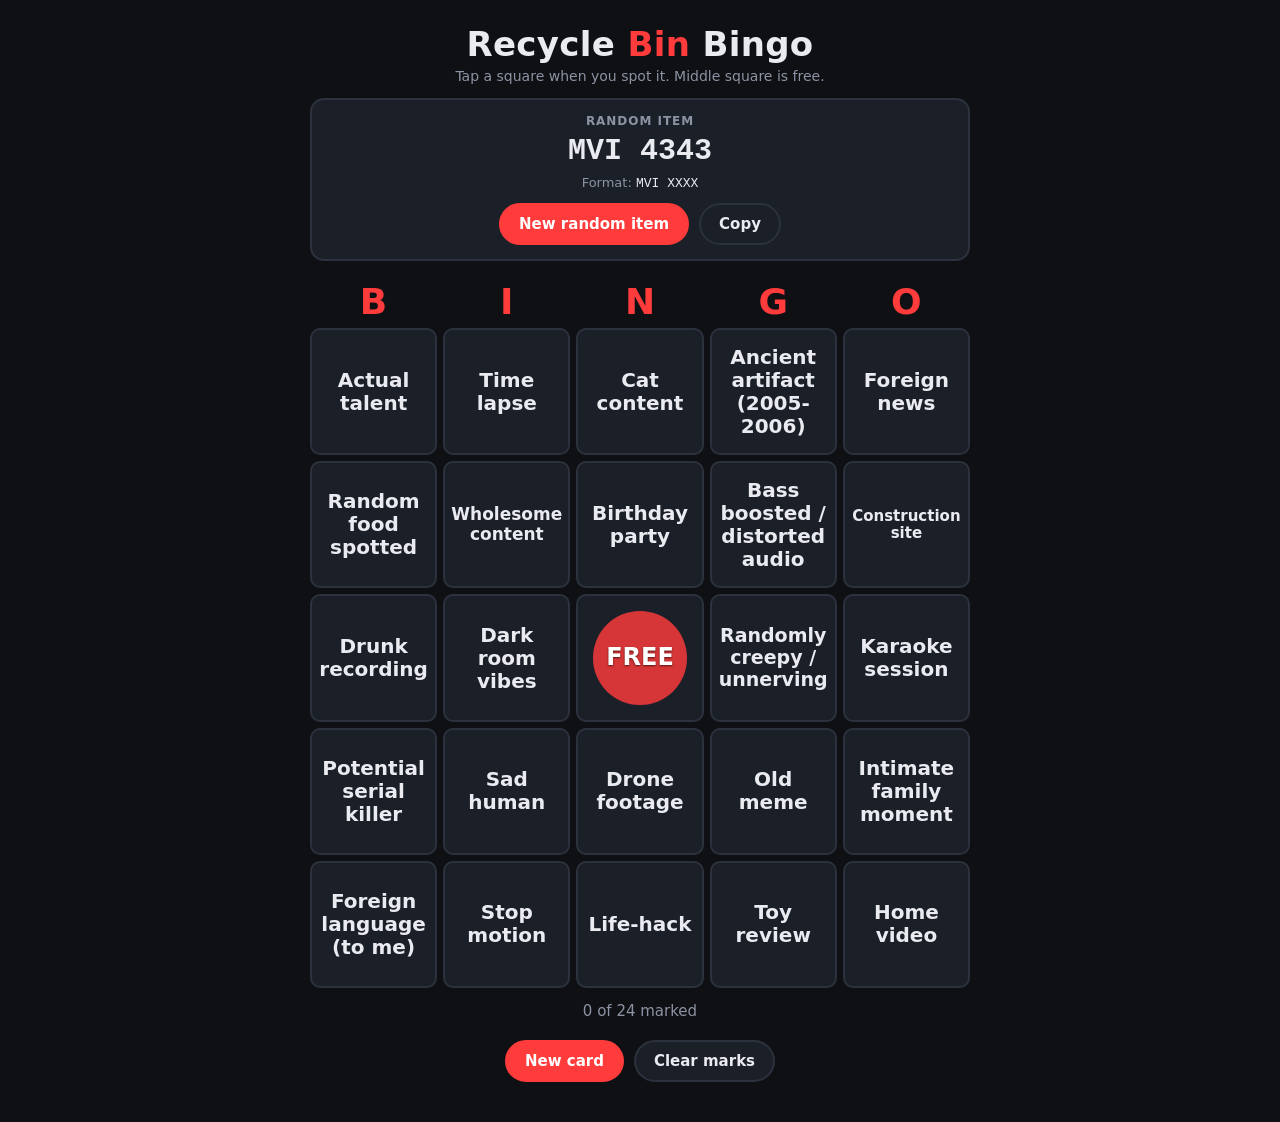
<file: bingo/index.html>
<!doctype html>
<html lang="en">
<head>
<meta charset="utf-8">
<meta name="viewport" content="width=device-width, initial-scale=1">
<title>Recycle Bin Bingo</title>
<style>
  :root {
    --bg: #0e1014;
    --cell: #1b1f27;
    --cell-hover: #242a35;
    --border: #2b313d;
    --text: #e9ebf1;
    --muted: #8c93a3;
    --accent: #ff3b3b;
    --dab: rgba(255, 59, 59, 0.82);
    --win: #ffcf33;
  }
  * { box-sizing: border-box; }
  body {
    margin: 0;
    min-height: 100vh;
    background: var(--bg);
    color: var(--text);
    font-family: system-ui, -apple-system, "Segoe UI", Roboto, sans-serif;
    display: flex;
    flex-direction: column;
    align-items: center;
    padding: 24px 16px 40px;
  }
  header { text-align: center; margin-bottom: 14px; }
  h1 { margin: 0; font-size: clamp(22px, 5vw, 34px); letter-spacing: 0.01em; }
  h1 span { color: var(--accent); }
  .sub { color: var(--muted); font-size: 14px; margin-top: 4px; }

  .board { width: min(100%, 660px); }
  .letters, .grid { display: grid; grid-template-columns: repeat(5, minmax(0, 1fr)); gap: 6px; }
  .letters div {
    text-align: center; font-weight: 900; color: var(--accent);
    font-size: clamp(20px, 6vw, 36px); padding: 2px 0 6px;
  }

  .cell {
    aspect-ratio: 1;
    position: relative;
    display: flex; align-items: center; justify-content: center;
    padding: 6px;
    background: var(--cell);
    border: 2px solid var(--border);
    border-radius: 10px;
    color: var(--text);
    font: inherit;
    font-size: clamp(12px, 3.3vw, 20px);
    font-weight: 600;
    line-height: 1.15;
    text-align: center;
    overflow-wrap: normal;
    hyphens: manual;
    cursor: pointer;
    user-select: none;
    -webkit-tap-highlight-color: transparent;
    transition: background 0.12s, border-color 0.12s, transform 0.08s;
  }
  .cell:hover { background: var(--cell-hover); }
  .cell:active { transform: scale(0.96); }
  .cell:focus-visible { outline: 3px solid var(--win); outline-offset: 2px; }
  .cell .label { position: relative; z-index: 1; display: block; width: 100%; }

  /* The "dab" */
  .cell::after {
    content: "";
    position: absolute;
    inset: 12%;
    border-radius: 50%;
    background: var(--dab);
    transform: scale(0);
    transition: transform 0.15s ease-out;
    z-index: 0;
  }
  .cell.marked::after { transform: scale(1); }
  .cell.marked .label { color: #fff; text-shadow: 0 1px 2px rgba(0,0,0,0.6); }

  .cell.free { cursor: default; font-weight: 900; font-size: clamp(14px, 4vw, 24px); }
  .cell.free:active { transform: none; }

  .cell.win { border-color: var(--win); box-shadow: 0 0 0 1px var(--win), 0 0 14px rgba(255, 207, 51, 0.35); }

  .status {
    margin: 14px 0 10px; min-height: 28px;
    text-align: center; color: var(--muted); font-size: 15px;
  }
  .status strong { color: var(--win); font-size: 20px; letter-spacing: 0.04em; }

  .controls { display: flex; gap: 10px; justify-content: center; flex-wrap: wrap; }
  .controls button {
    font: inherit; font-size: 15px; font-weight: 600;
    padding: 10px 18px; border-radius: 999px; cursor: pointer;
    border: 2px solid var(--border); background: var(--cell); color: var(--text);
  }
  .controls button:hover { background: var(--cell-hover); }
  .controls button.primary { background: var(--accent); border-color: var(--accent); color: #fff; }
  .controls button.primary:hover { filter: brightness(1.1); }

  .banner {
    position: fixed; inset: 0; display: flex; align-items: center; justify-content: center;
    pointer-events: none; z-index: 10;
  }
  .banner div {
    font-size: clamp(56px, 16vw, 140px); font-weight: 900; color: var(--win);
    text-shadow: 0 4px 0 #b3001b, 0 8px 30px rgba(0,0,0,0.6);
    animation: pop 1.6s ease-out forwards;
  }
  @keyframes pop {
    0% { transform: scale(0.3) rotate(-8deg); opacity: 0; }
    20% { transform: scale(1.1) rotate(3deg); opacity: 1; }
    35% { transform: scale(1) rotate(0); }
    80% { opacity: 1; }
    100% { transform: scale(1.05); opacity: 0; }
  }

  .error { color: var(--accent); text-align: center; max-width: 480px; }

  .picker {
    width: min(100%, 660px);
    margin-bottom: 18px;
    padding: 14px 16px;
    background: var(--cell);
    border: 2px solid var(--border);
    border-radius: 14px;
    text-align: center;
  }
  .picker[hidden] { display: none; }
  .picker-label { color: var(--muted); font-size: 12px; font-weight: 700; letter-spacing: 0.08em; text-transform: uppercase; }
  .picker-term {
    margin: 6px 0 2px;
    font-family: ui-monospace, "SF Mono", Menlo, Consolas, monospace;
    font-size: clamp(20px, 5.5vw, 30px);
    font-weight: 700;
    overflow-wrap: anywhere;
    min-height: 1.3em;
  }
  .picker-format { color: var(--muted); font-size: 13px; min-height: 1.2em; }
  .picker-format code { font-family: ui-monospace, "SF Mono", Menlo, Consolas, monospace; color: var(--text); }
  .picker .controls { margin-top: 12px; }

  @media (max-width: 480px) {
    .letters, .grid { gap: 4px; }
    .cell { padding: 2px; border-width: 1px; border-radius: 8px; letter-spacing: -0.02em; }
    .cell.win { border-width: 2px; }
  }
</style>
</head>
<body>
  <header>
    <h1>Recycle <span>Bin</span> Bingo</h1>
    <div class="sub">Tap a square when you spot it. Middle square is free.</div>
  </header>

  <section class="picker" id="picker" hidden aria-live="polite">
    <div class="picker-label">Random item</div>
    <div class="picker-term" id="pickerTerm"></div>
    <div class="picker-format" id="pickerFormat"></div>
    <div class="controls">
      <button class="primary" id="newItem">New random item</button>
      <button id="copyItem">Copy</button>
    </div>
  </section>

  <main class="board">
    <div class="letters"><div>B</div><div>I</div><div>N</div><div>G</div><div>O</div></div>
    <div class="grid" id="grid" role="grid" aria-label="Bingo card"></div>
    <div class="status" id="status" aria-live="polite"></div>
    <div class="controls">
      <button class="primary" id="newCard">New card</button>
      <button id="clearMarks">Clear marks</button>
    </div>
  </main>

<script>
  const STORAGE_KEY = "recycle-bin-bingo-v1";
  const FREE = 12; // center index of a 5x5 grid

  const LINES = [];
  for (let r = 0; r < 5; r++) LINES.push([0, 1, 2, 3, 4].map(c => r * 5 + c));
  for (let c = 0; c < 5; c++) LINES.push([0, 1, 2, 3, 4].map(r => r * 5 + c));
  LINES.push([0, 6, 12, 18, 24], [4, 8, 12, 16, 20]);

  const gridEl = document.getElementById("grid");
  const statusEl = document.getElementById("status");
  let categories = [];
  let state = null; // { cells: string[25] (cells[12] = null), marked: bool[25] }

  function shuffle(a) {
    for (let i = a.length - 1; i > 0; i--) {
      const j = Math.floor(Math.random() * (i + 1));
      [a[i], a[j]] = [a[j], a[i]];
    }
    return a;
  }

  function save() {
    try { localStorage.setItem(STORAGE_KEY, JSON.stringify(state)); } catch (e) {}
  }

  function loadSaved() {
    try {
      const s = JSON.parse(localStorage.getItem(STORAGE_KEY));
      if (s && Array.isArray(s.cells) && s.cells.length === 25 && Array.isArray(s.marked)) return s;
    } catch (e) {}
    return null;
  }

  function newCard() {
    const picks = shuffle([...categories]).slice(0, 24);
    const cells = [...picks.slice(0, 12), null, ...picks.slice(12)];
    const marked = Array(25).fill(false);
    marked[FREE] = true;
    state = { cells, marked };
    save();
    render();
  }

  function winningLines() {
    return LINES.filter(line => line.every(i => state.marked[i]));
  }

  function render() {
    const wins = winningLines();
    const winCells = new Set(wins.flat());
    gridEl.innerHTML = "";
    state.cells.forEach((text, i) => {
      const btn = document.createElement("button");
      btn.className = "cell";
      btn.setAttribute("role", "gridcell");
      const label = document.createElement("span");
      label.className = "label";
      if (i === FREE) {
        btn.classList.add("free");
        label.textContent = "FREE";
        btn.setAttribute("aria-label", "Free space");
      } else {
        label.textContent = text;
        btn.setAttribute("aria-pressed", String(state.marked[i]));
        btn.addEventListener("click", () => toggle(i));
      }
      if (state.marked[i]) btn.classList.add("marked");
      if (winCells.has(i)) btn.classList.add("win");
      btn.appendChild(label);
      gridEl.appendChild(btn);
    });

    const count = state.marked.filter(Boolean).length - 1; // don't count FREE
    if (state.marked.every(Boolean)) {
      statusEl.innerHTML = "<strong>BLACKOUT!</strong> Every square found.";
    } else if (wins.length) {
      statusEl.innerHTML = `<strong>BINGO${wins.length > 1 ? " ×" + wins.length : "!"}</strong> · ${count} of 24 marked`;
    } else {
      statusEl.textContent = `${count} of 24 marked`;
    }
    fitText();
  }

  // Use the big font everywhere, and shrink only the squares whose words don't fit.
  function fitText() {
    gridEl.querySelectorAll(".cell:not(.free) .label").forEach(label => {
      const cell = label.parentElement;
      label.style.fontSize = "";
      let size = parseFloat(getComputedStyle(label).fontSize);
      while (size > 8 && (label.scrollWidth > label.clientWidth || cell.scrollHeight > cell.clientHeight)) {
        size -= 0.5;
        label.style.fontSize = size + "px";
      }
    });
  }

  let fitQueued = false;
  window.addEventListener("resize", () => {
    if (fitQueued || !state) return;
    fitQueued = true;
    requestAnimationFrame(() => { fitQueued = false; fitText(); });
  });

  function toggle(i) {
    const before = winningLines().length;
    state.marked[i] = !state.marked[i];
    save();
    render();
    if (winningLines().length > before) celebrate(state.marked.every(Boolean) ? "BLACKOUT!" : "BINGO!");
  }

  function celebrate(text) {
    const wrap = document.createElement("div");
    wrap.className = "banner";
    const inner = document.createElement("div");
    inner.textContent = text;
    wrap.appendChild(inner);
    document.body.appendChild(wrap);
    setTimeout(() => wrap.remove(), 1700);
  }

  document.getElementById("newCard").addEventListener("click", () => {
    const hasMarks = state && state.marked.some((m, i) => m && i !== FREE);
    if (hasMarks && !confirm("Start a new card? Your current marks will be lost.")) return;
    newCard();
  });

  document.getElementById("clearMarks").addEventListener("click", () => {
    state.marked = state.marked.map((_, i) => i === FREE);
    save();
    render();
  });

  // ---------- Random item picker ----------
  const MONTHS = ["January", "February", "March", "April", "May", "June", "July",
    "August", "September", "October", "November", "December"];
  const pad2 = n => String(n).padStart(2, "0");
  const randDigit = () => String(Math.floor(Math.random() * 10));
  let picker = null; // { templates, literalX, from, to, last }

  function randomDate() {
    const t = picker.from + Math.random() * (picker.to - picker.from);
    const d = new Date(t);
    return { y: d.getUTCFullYear(), m: d.getUTCMonth() + 1, d: d.getUTCDate() };
  }

  function fillTemplate(template) {
    let s = template;
    if (s.includes("YYYY")) {
      const { y, m, d } = randomDate();
      s = s.replace(/YYYYMMDD/g, `${y}${pad2(m)}${pad2(d)}`)
           .replace(/\bYYYY\b/g, String(y))
           .replace(/\bMM\b/g, pad2(m))
           .replace(/\bDD\b/g, pad2(d))
           .replace(/\bMonth\b/g, MONTHS[m - 1])
           .replace(/\bD\b/g, String(d));
    }
    // Protect words whose X is a real letter, fill every other X with a digit, then restore.
    const kept = [];
    for (const word of picker.literalX) {
      s = s.split(word).join(`\u0000${kept.length}\u0000`);
      kept.push(word);
    }
    s = s.replace(/X/g, randDigit);
    return s.replace(/\u0000(\d+)\u0000/g, (_, i) => kept[Number(i)]);
  }

  function newItem() {
    let template;
    do {
      template = picker.templates[Math.floor(Math.random() * picker.templates.length)];
    } while (picker.templates.length > 1 && template === picker.last);
    picker.last = template;
    document.getElementById("pickerTerm").textContent = fillTemplate(template);
    const fmt = document.getElementById("pickerFormat");
    fmt.textContent = "Format: ";
    const code = document.createElement("code");
    code.textContent = template;
    fmt.appendChild(code);
    document.getElementById("copyItem").textContent = "Copy";
  }

  async function copyItem() {
    const text = document.getElementById("pickerTerm").textContent;
    const btn = document.getElementById("copyItem");
    try {
      await navigator.clipboard.writeText(text);
    } catch (e) {
      const ta = document.createElement("textarea");
      ta.value = text;
      document.body.appendChild(ta);
      ta.select();
      document.execCommand("copy");
      ta.remove();
    }
    btn.textContent = "Copied!";
  }

  async function initPicker() {
    try {
      const data = await (await fetch("/bingo/search-terms.json", { cache: "no-store" })).json();
      const templates = (data.templates || []).map(s => String(s).trim()).filter(Boolean);
      if (!templates.length) return;
      const range = data.dateRange || {};
      const from = Date.parse(range.from || "2005-01-01");
      const to = !range.to || range.to === "today" ? Date.now() : Date.parse(range.to);
      picker = { templates, literalX: data.literalX || [], from, to, last: null };
    } catch (e) {
      return; // no picker file: just hide the picker
    }
    document.getElementById("picker").hidden = false;
    document.getElementById("newItem").addEventListener("click", newItem);
    document.getElementById("copyItem").addEventListener("click", copyItem);
    newItem();
  }

  initPicker();

  (async function init() {
    try {
      const res = await fetch("/bingo/categories.json", { cache: "no-store" });
      const data = await res.json();
      categories = [...new Set((data.categories || []).map(s => String(s).trim()).filter(Boolean))];
    } catch (e) {
      gridEl.outerHTML = '<p class="error">Could not load categories.json. Open this page through the local server, not as a file.</p>';
      return;
    }
    if (categories.length < 24) {
      gridEl.outerHTML = `<p class="error">categories.json needs at least 24 categories (it has ${categories.length}).</p>`;
      return;
    }
    state = loadSaved() || null;
    if (state) render(); else newCard();
  })();
</script>
</body>
</html>
</file>
